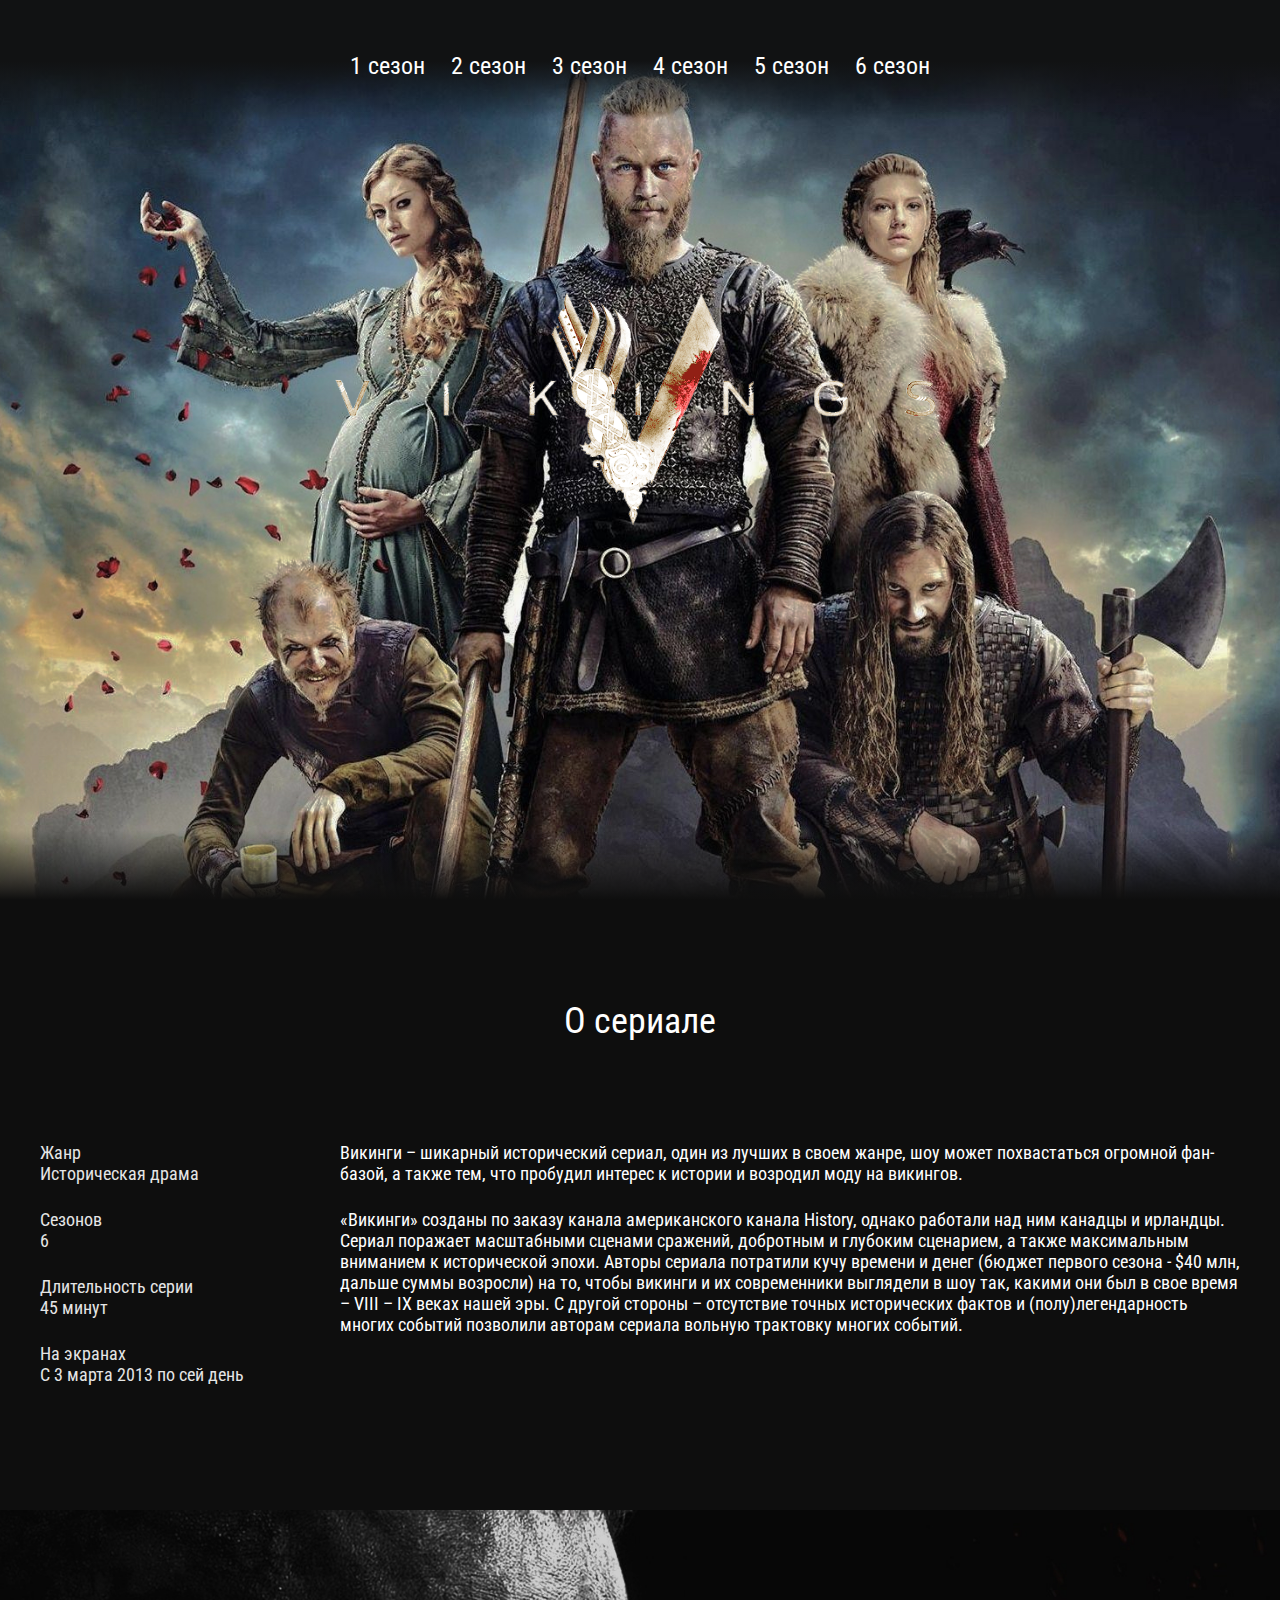
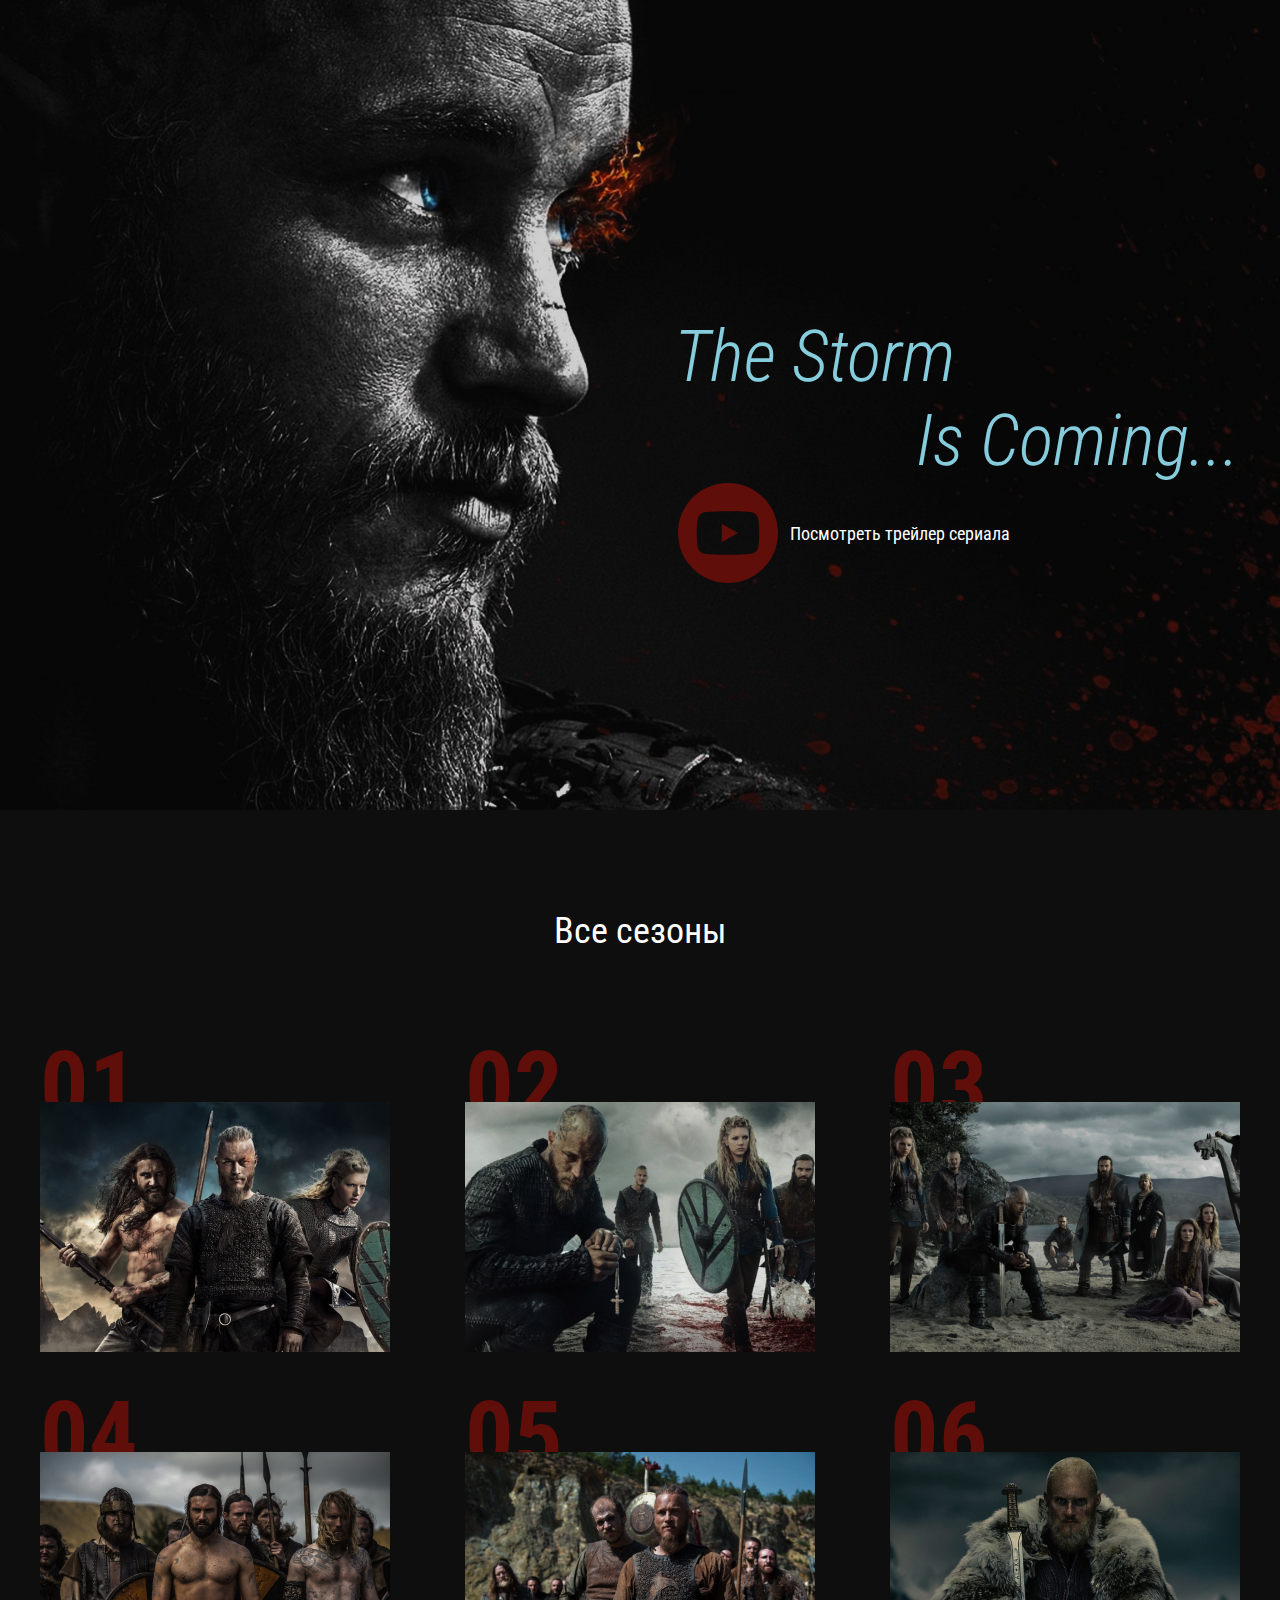
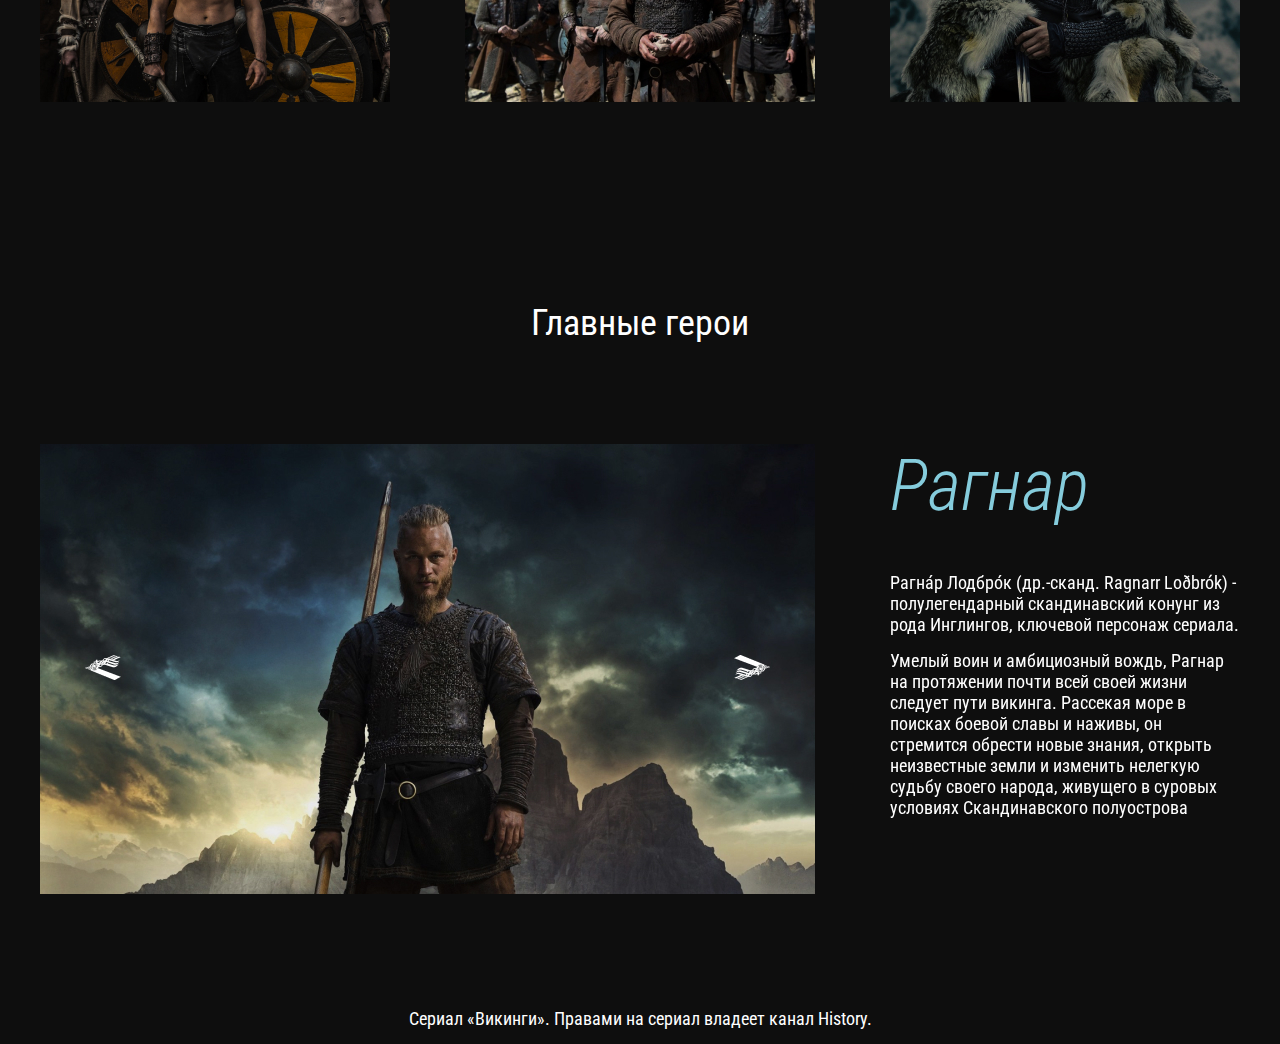
<file: index.html>
<!DOCTYPE html>
<html lang="ru">

<head>
  <meta charset="UTF-8">
  <meta name="viewport" content="width=device-width, initial-scale=1.0">
  <meta http-equiv="X-UA-Compatible" content="ie=edge">
  <title>Vikings</title>
  <link href="https://fonts.googleapis.com/css2?family=Roboto+Condensed:ital,wght@0,400;0,700;1,300&display=swap"
    rel="stylesheet">
  <link rel="stylesheet" href="css/reset.css">
  <link rel="stylesheet" href="css/slick.css">
  <link rel="stylesheet" href="css/jquery.fancybox.css">
  <link rel="stylesheet" href="css/style.css">
  <link rel="stylesheet" href="css/media.css">
</head>

<body>
  <header class="header">
    <nav class="menu">
      <button class="menu__btn"><span></span></button>
      <ul class="menu__list">
        <li class="menu__list-item">
          <a class="menu__list-link" href="season-1.html">1 cезон</a>
        </li>
        <li class="menu__list-item">
          <a class="menu__list-link" href="#">2 cезон</a>
        </li>
        <li class="menu__list-item">
          <a class="menu__list-link" href="#">3 cезон</a>
        </li>
        <li class="menu__list-item">
          <a class="menu__list-link" href="#">4 cезон</a>
        </li>
        <li class="menu__list-item">
          <a class="menu__list-link" href="#">5 cезон</a>
        </li>
        <li class="menu__list-item">
          <a class="menu__list-link" href="#">6 cезон</a>
        </li>
      </ul>
    </nav>
    <div class="logo">
      <img src="images/logo.png" alt="Логотип" class="logo__img">
    </div>
  </header>
  <section class="about section-page">
    <div class="container">
      <h3 class="title">О сериале</h3>
      <div class="about__inner">
        <ul class="about__info">
          <li class="about__info-item">
            Жанр
            <span>Историческая драма</span>
          </li>
          <li class="about__info-item">
            Сезонов
            <span>6</span>
          </li>
          <li class="about__info-item">
            Длительность серии
            <span>45 минут</span>
          </li>
          <li class="about__info-item">
            На экранах
            <span>С 3 марта 2013 по сей день</span>
          </li>
        </ul>
        <div class="about__text">
          <p>
            Викинги – шикарный исторический сериал, один из лучших в своем жанре, шоу может похвастаться огромной
            фан-базой, а также тем, что пробудил интерес к истории и возродил моду на викингов.
          </p>
          <p>
            «Викинги» созданы по заказу канала американского канала History, однако работали над ним канадцы и
            ирландцы. Сериал поражает масштабными сценами сражений, добротным и глубоким сценарием, а также максимальным
            вниманием к исторической эпохи. Авторы сериала потратили кучу времени и денег (бюджет первого сезона - $40
            млн, дальше суммы возросли) на то, чтобы викинги и их современники выглядели в шоу так, какими они был в
            свое время – VIII – IX веках нашей эры. С другой стороны – отсутствие точных исторических фактов и
            (полу)легендарность многих событий позволили авторам сериала вольную трактовку многих событий.
          </p>
        </div>
      </div>
    </div>
  </section>
  <section class="video">
    <div class="container">
      <h3 class="video__text">
        <span>The Storm</span>
        Is Coming...
      </h3>
      <a class="video__btn" href="https://www.youtube.com/watch?v=CbKFaWuuId0" data-fancybox>Посмотреть трейлер
        сериала</a>
    </div>
  </section>
  <section class="seasons section-page">
    <div class="container">
      <h3 class="title">Все сезоны</h3>
      <ol class="seasons__inner">
        <li class="seasons__item" style="background-image: url('./images/seasons/season-image-1.jpg');">
          <a href="season-1.html" class="seasons__link">Смотреть</a>
        </li>

        <li class="seasons__item" style="background-image: url('./images/seasons/season-image-2.jpg');">
          <a href="#" class="seasons__link">Смотреть</a>
        </li>

        <li class="seasons__item" style="background-image: url('./images/seasons/season-image-3.jpg');">
          <a href="#" class="seasons__link">Смотреть</a>
        </li>

        <li class="seasons__item" style="background-image: url('./images/seasons/season-image-4.jpg');">
          <a href="#" class="seasons__link">Смотреть</a>
        </li>

        <li class="seasons__item" style="background-image: url('./images/seasons/season-image-5.jpg');">
          <a href="#" class="seasons__link">Смотреть</a>
        </li>

        <li class="seasons__item" style="background-image: url('./images/seasons/season-image-6.jpg');">
          <a href="#" class="seasons__link">Смотреть</a>
        </li>
      </ol>
    </div>
  </section>
  <section class="heroes section-page">
    <div class="container">
      <h3 class="title">Главные герои</h3>
      <div class="heroes__inner">
        <div class="heroes__slider-img">
          <img src="./images/heroes/hero-1.jpg" alt="Рагнар" class="heroes__images">
          <img src="./images/heroes/hero-1.jpg" alt="Лагерта" class="heroes__images">
          <img src="./images/heroes/hero-1.jpg" alt="Флоки" class="heroes__images">
        </div>
        <div class="heroes__slider-text">
          <div class="heroes__text">
            <h4 class="heroes__name">Рагнар</h4>
            <p>
              Рагна́р Лодбро́к (др.-сканд. Ragnarr Loðbrók) - полулегендарный скандинавский конунг из рода Инглингов,
              ключевой персонаж сериала.
            </p>
            <p>
              Умелый воин и амбициозный вождь, Рагнар на протяжении почти всей своей жизни следует пути викинга.
              Рассекая
              море в поисках боевой славы и наживы, он стремится обрести новые знания, открыть неизвестные земли и
              изменить нелегкую судьбу своего народа, живущего в суровых условиях Скандинавского полуострова
            </p>
          </div>
          <div class="heroes__text">
            <h4 class="heroes__name">Лагерта</h4>
            <p>
              Рагна́р Лодбро́к (др.-сканд. Ragnarr Loðbrók) - полулегендарный скандинавский конунг из рода Инглингов,
              ключевой персонаж сериала.
            </p>
            <p>
              Умелый воин и амбициозный вождь, Рагнар на протяжении почти всей своей жизни следует пути викинга.
              Рассекая
              море в поисках боевой славы и наживы, он стремится обрести новые знания, открыть неизвестные земли и
              изменить нелегкую судьбу своего народа, живущего в суровых условиях Скандинавского полуострова
            </p>
          </div>
          <div class="heroes__text">
            <h4 class="heroes__name">Флоки</h4>
            <p>
              Рагна́р Лодбро́к (др.-сканд. Ragnarr Loðbrók) - полулегендарный скандинавский конунг из рода Инглингов,
              ключевой персонаж сериала.
            </p>
            <p>
              Умелый воин и амбициозный вождь, Рагнар на протяжении почти всей своей жизни следует пути викинга.
              Рассекая
              море в поисках боевой славы и наживы, он стремится обрести новые знания, открыть неизвестные земли и
              изменить нелегкую судьбу своего народа, живущего в суровых условиях Скандинавского полуострова
            </p>
          </div>
        </div>
      </div>
    </div>
  </section>
  <footer class="footer">
    <div class="container">
      <p class="copy">
        Сериал «Викинги». Правами на сериал владеет канал History.
      </p>
    </div>
  </footer>

  <script src="https://ajax.googleapis.com/ajax/libs/jquery/3.4.1/jquery.min.js"></script>
  <script src="js/slick.min.js"></script>
  <script src="js/jquery.fancybox.min.js"></script>
  <script src="js/main.js"></script>
</body>

</html>
</file>
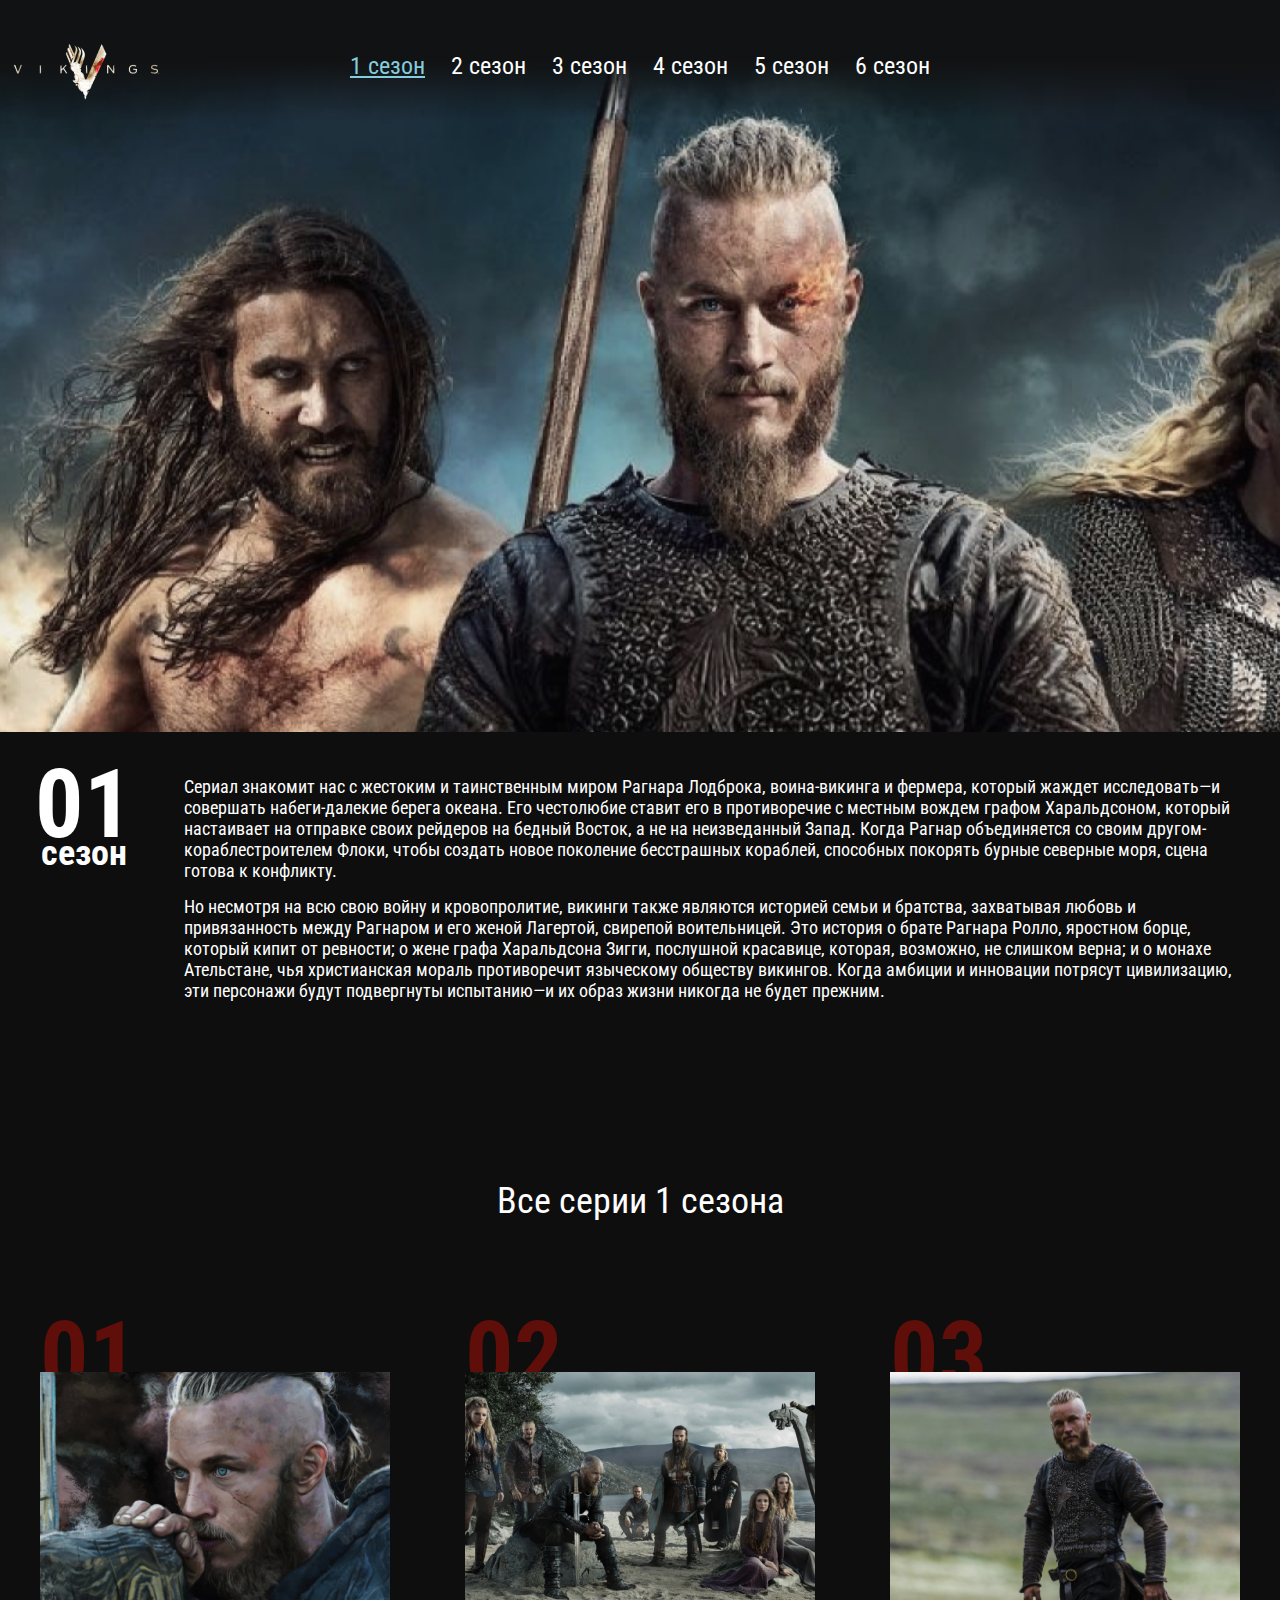
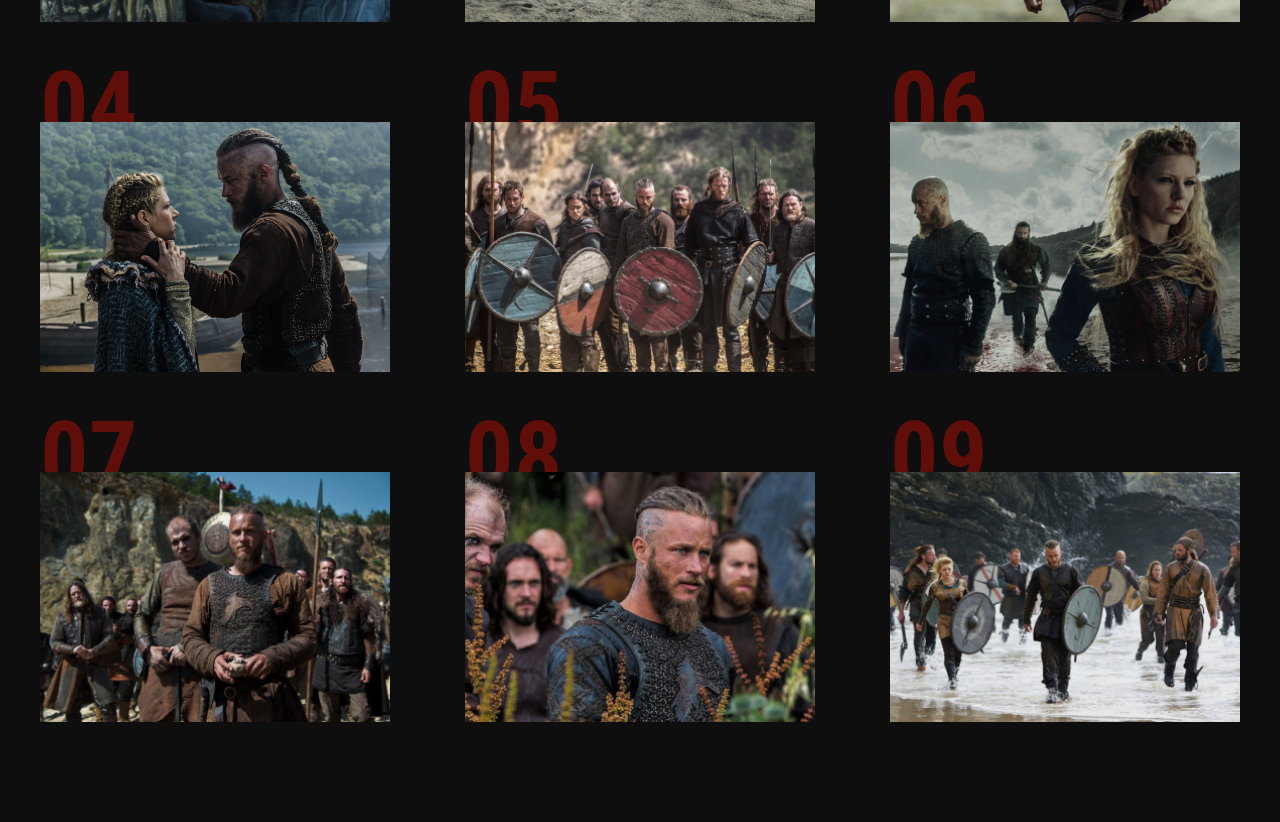
<file: season-1.html>
<!DOCTYPE html>
<html lang="ru">

<head>
    <meta charset="UTF-8">
    <meta name="viewport" content="width=device-width, initial-scale=1.0">
    <title>Vikings Сезон 1</title>
    <link href="https://fonts.googleapis.com/css2?family=Roboto+Condensed:ital,wght@0,400;0,700;1,300&display=swap"
        rel="stylesheet">
    <link rel="stylesheet" href="css/reset.css">
    <link rel="stylesheet" href="css/slick.css">
    <link rel="stylesheet" href="css/jquery.fancybox.css">
    <link rel="stylesheet" href="css/style.css">
    <link rel="stylesheet" href="css/media.css">
</head>

<body>
    <header class="page-header">
        <nav class="menu">
            <button class="menu__btn"><span></span></button>
            <div class="menu__container">
                <a href="index.html" class="page-logo">
                    <img src="./images/logo-min.png" alt="Логотип">
                </a>
                <ul class="menu__list">
                    <li class="menu__list-item">
                        <a class="menu__list-link menu__list-link--active" href="#">1 cезон</a>
                    </li>
                    <li class="menu__list-item">
                        <a class="menu__list-link" href="#">2 cезон</a>
                    </li>
                    <li class="menu__list-item">
                        <a class="menu__list-link" href="#">3 cезон</a>
                    </li>
                    <li class="menu__list-item">
                        <a class="menu__list-link" href="#">4 cезон</a>
                    </li>
                    <li class="menu__list-item">
                        <a class="menu__list-link" href="#">5 cезон</a>
                    </li>
                    <li class="menu__list-item">
                        <a class="menu__list-link" href="#">6 cезон</a>
                    </li>
                </ul>
            </div>
        </nav>

        <div class="season-info">
            <div class="season-info__num">
                01
                <span>сезон</span>
            </div>

            <div class="season-info__text">
                <p>
                    Сериал знакомит нас с жестоким и таинственным миром Рагнара Лодброка, воина-викинга и фермера,
                    который жаждет исследовать—и совершать набеги-далекие берега океана. Его честолюбие ставит его в
                    противоречие с местным вождем графом Харальдсоном, который настаивает на отправке своих рейдеров
                    на бедный Восток, а не на неизведанный Запад. Когда Рагнар объединяется со своим
                    другом-кораблестроителем Флоки, чтобы создать новое поколение бесстрашных кораблей, способных
                    покорять бурные северные моря, сцена готова к конфликту.
                </p>
                <p>
                    Но несмотря на всю свою войну и кровопролитие, викинги также являются историей семьи и братства,
                    захватывая любовь и привязанность между Рагнаром и его женой Лагертой, свирепой воительницей.
                    Это история о брате Рагнара Ролло, яростном борце, который кипит от ревности; о жене графа
                    Харальдсона Зигги, послушной красавице, которая, возможно, не слишком верна; и о монахе
                    Ательстане, чья христианская мораль противоречит языческому обществу викингов. Когда амбиции и
                    инновации потрясут цивилизацию, эти персонажи будут подвергнуты испытанию—и их образ жизни
                    никогда не будет прежним.
                </p>
            </div>
        </div>
    </header>

    <section class="seasons section-page">
        <div class="container">
            <h3 class="title">Все серии 1 сезона</h3>
            <ol class="seasons__inner">
                <li class="seasons__item" style="background-image: url('./images/season-1/s-1.jpg');">
                    <a href="https://www.youtube.com/watch?v=YAgvhHVqkXw" data-fancybox="gallery"
                        class="seasons__link">Смотреть</a>
                </li>

                <li class="seasons__item" style="background-image: url('./images/season-1/s-2.jpg');">
                    <a href="https://www.youtube.com/watch?v=CbKFaWuuId0" data-fancybox="gallery"
                        class="seasons__link">Смотреть</a>
                </li>

                <li class="seasons__item" style="background-image: url('./images/season-1/s-3.jpg');">
                    <a href="https://www.youtube.com/watch?v=CbKFaWuuId0" data-fancybox="gallery"
                        class="seasons__link">Смотреть</a>
                </li>

                <li class="seasons__item" style="background-image: url('./images/season-1/s-4.jpg');">
                    <a href="https://www.youtube.com/watch?v=CbKFaWuuId0" data-fancybox="gallery"
                        class="seasons__link">Смотреть</a>
                </li>

                <li class="seasons__item" style="background-image: url('./images/season-1/s-5.jpg');">
                    <a href="https://www.youtube.com/watch?v=CbKFaWuuId0" data-fancybox="gallery"
                        class="seasons__link">Смотреть</a>
                </li>

                <li class="seasons__item" style="background-image: url('./images/season-1/s-6.jpg');">
                    <a href="https://www.youtube.com/watch?v=CbKFaWuuId0" data-fancybox="gallery"
                        class="seasons__link">Смотреть</a>
                </li>

                <li class="seasons__item" style="background-image: url('./images/season-1/s-7.jpg');">
                    <a href="https://www.youtube.com/watch?v=CbKFaWuuId0" data-fancybox="gallery"
                        class="seasons__link">Смотреть</a>
                </li>

                <li class="seasons__item" style="background-image: url('./images/season-1/s-8.jpg');">
                    <a href="https://www.youtube.com/watch?v=CbKFaWuuId0" data-fancybox="gallery"
                        class="seasons__link">Смотреть</a>
                </li>

                <li class="seasons__item" style="background-image: url('./images/season-1/s-9.jpg');">
                    <a href="https://www.youtube.com/watch?v=CbKFaWuuId0" data-fancybox="gallery"
                        class="seasons__link">Смотреть</a>
                </li>
            </ol>
        </div>
    </section>






    <script src="https://ajax.googleapis.com/ajax/libs/jquery/3.4.1/jquery.min.js"></script>
    <script src="js/slick.min.js"></script>
    <script src="js/jquery.fancybox.min.js"></script>
    <script src="js/main.js"></script>
</body>

</html>
</file>
<file: css/style.css>
* {
    box-sizing: border-box;
}

body {
    background-color: #0e0e0e;
    color: #fff;
    font-family: 'Roboto Condensed', sans-serif;
    font-style: normal;
    font-weight: 400;
    font-size: 18px;
    line-height: 21px;
}

a {
    text-decoration: none;
    color: inherit;
    transition: .3s;
}

ul {
    list-style: none;
}

.container {
    max-width: 1220px;
    margin: 0 auto;
    padding: 0 10px;
}

.section-page {
    padding: 100px 0;
}

.title {
    text-align: center;
    margin-bottom: 100px;
    font-size: 36px;
    line-height: 42px;
    font-weight: 400;
}
/*------------------------------HEADER---------------------------------- */
.menu__btn {
    display: none;
}

.header {
    height: 100vh;
    background-image: url('../images/header-bg.jpg');
    background-size: cover;
    background-position: center 50px;
    background-repeat: no-repeat;
    text-align: center;
    position: relative;
}

.header::after {
    content: '';
    position: absolute;
    height: 70px;
    display: block;
    left: 0;
    bottom: 0;
    width: 100%;
    background: linear-gradient(180deg, #0E0E0E 0%, rgba(17, 17, 17, 0.850295) 16.53%, rgba(32, 31, 33, 0) 100%);
    transform: rotate(180deg);
}

.menu {
    padding: 50px 0 58px;
    background: linear-gradient(180deg, #111213 0%, #111213 43.62%, rgba(32, 31, 33, 0) 86.33%);
}

.menu__list {
    display: flex;
    justify-content: center;
}

.menu__list-item {
    padding: 0 13px;
}

.menu__list-link {
    font-size: 36px;
    line-height: 42px;
}

.menu__list-link:hover {
    text-decoration: underline;
    color: #85CCDC;
}

.logo {
    padding-top: 17vh;
}

/*//////////////////////////////HEADER---------------------------------- */
/* ----------------------------ABOUT------------------------------------ */
.about__inner {
    display: flex;
    /* justify-content: space-between;
    align-items: center; */
}

.about__info {
    width: 375px;
    margin-right: 50px;
    flex: none;
}

.about__info-item {
    margin-bottom: 25px;
    color: #E5E5E5;
}

.about__info-item span {
    display: block;
}

.about__text p{
    margin-bottom: 25px;
}
/* ////////////////////////////ABOUT------------------------------------ */
/* ----------------------------VIDEO------------------------------------ */
.video {
    height: 100vh;
    background-image: url('../images/video-bg.jpg');
    background-size: cover;
    background-position: center center;
    background-repeat: no-repeat;
    text-align: right;
}

.video__text {
    padding-top: 45vh;
    font-style: italic;
    font-weight: 300;
    font-size: 72px;
    line-height: 84px;
    color: #85CCDC;
    margin-bottom: 40px;
}

.video__text span {
    display: block;
    padding-right: 285px;
}

.video__btn {
    padding-left: 112px;
    position: relative;
    margin-right: 230px;
}

.video__btn::before {
    content: '';
    position: absolute;
    width: 100px;
    height: 100px;
    left: 0;
    top: -40px;
    background-image: url('../images/youtube-btn.svg');
    background-size: cover;
    background-position: center center;
    background-repeat: no-repeat;
}
/* //////////////////////////////VIDEO------------------------------------ */
/* ------------------------------SEASONS----------------------------- */
.seasons__inner {
    display: grid;
    grid-template-columns: repeat(auto-fill, minmax(284px, 1fr));
    grid-gap: 100px 75px;
    counter-reset: counter;
    padding-top: 50px;
}

.seasons__item {
    height: 250px;
    background-size: cover;
    background-position: center center;
    background-repeat: no-repeat;
    list-style: none;
    position: relative;
    display: flex;
    justify-content: center;
    align-items: center;
}

.seasons__item:before {
    content: '0' counter(counter);
    counter-increment: counter;
    position: absolute;
    font-weight: bold;
    font-size: 96px;
    line-height: 112px;
    color: #600E09;
    left: 0;
    top: -72px;
    z-index: -1;
}
.seasons__item:nth-child(n+10)::before {
    content: counter(counter);
}
.seasons__item:hover .seasons__link {
    opacity: 1;
}

.seasons__item:hover::after {
    content: '';
    position: absolute;
    top: 0;
    right: 0;
    bottom: 0;
    left: 0;
    background: rgba(14, 14, 14, 0.8);
}

.seasons__link {
    font-size: 36px;
    line-height: 42px;
    padding: 12px 78px 11px;
    background-color: #0e0e0e;
    opacity: 0;
    transition: all .3s;
    z-index: 2;
}


/* //////////////////////////////SEASONS----------------------------- */
/* ------------------------------HEROES----------------------------- */
.heroes__inner {
    display: flex;
    justify-content: space-between;
}

.heroes__slider-img {
    max-width: 775px;
}

.heroes__slider-text {
    max-width: 350px;
}

.slick-btn {
    position: absolute;
    top: 50%;
    transform: translateY(-50%);
    border: none;
    background-color: transparent;
    z-index: 5;
    cursor: pointer;
}

.slick-prev {
    left: 38px;
}

.slick-next {
    right: 38px;
}

.heroes__name {
    font-style: italic;
    font-weight: 300;
    font-size: 72px;
    line-height: 84px;
    color: #85CCDC;
    margin-bottom: 44px;
}

.heroes__text p{
    margin-bottom: 15px;
}
/* ///////////////////////////////HEROES----------------------------- */
.copy {
    padding: 14px 0 15px;
    text-align: center;
}

/* ---------------------------HEADER 1 SEASON -----------------------*/
.page-header {
    background-image: url('../images/header-season-1-bg.jpg');
    background-size: cover;
    background-position: center center;
    background-repeat: no-repeat;
    height: 90vh;
    position: relative;
}





.menu__list-link--active {
    text-decoration: underline;
    color: #85CCDC;
}

.season-info {
    position: absolute;
    max-width: 1385px;
    display: flex;
    padding: 44px 47px 64px 35px;
    background-color: #0e0e0e;
    bottom: 0;
    left: 0;
    right: 0;
    margin: 0 auto;
}

.season-info__num {
    font-weight: bold;
    font-size: 96px;
    line-height: 56px;
    text-align: center;
    margin-right: 51px;
}

.season-info__num span {
    display: block;
    font-size: 36px;
    line-height: 42px;
}

.season-info__text p {
    margin-bottom: 15px;
}

.menu__container {
    max-width: 1385px;
    margin: 0 auto;
    position: relative;
}

.page-logo {
    position: absolute;
    left: 0;
}

/* /////////////////////////HEADER 1 SEASON -----------------------*/
</file>
<file: css/media.css>
@media (max-width: 1420px) {
    .page-logo {
        left: 10px;
        top: -6px;
    }
}
@media (max-width: 1366px) {
    .logo__img {
        width: 50%;
    }

    .menu__list-link {
        font-size: 24px;
        line-height: 32px;
    }

    .about__info {
        width: 250px;
    }
    .page-header {
        height: 120vh;
    }
}

@media (max-width: 1200px) {
    .heroes__inner {
        display: block;
    }
    .heroes__slider-text {
        max-width: 100%;
        padding-top: 50px;
    }
    .heroes__slider-img {
        max-width: 100%;
    }
}

@media (max-width: 1088px) {
    .seasons__item {
        height: 340px;
    }
}

@media (max-width: 992px) {
    .page-logo {
        display: none;
    }
}

@media (max-width: 768px) {
    body {
        font-size: 16px;
        line-height: 19px;
    }
    .title {
        margin-bottom: 50px;
        font-size: 28px;
        line-height: 36px;
    }
    .section-page {
        padding: 50px 0;
    }
   .about__inner {
       display: block;
   }

   .video__text {
       font-size: 48px;
       line-height: 56px;
   }
   .video__text span{
       padding-right: 200px;
    }
    .video__btn {
        margin-right: 0;
        padding-left: 62px;
    }

    .video__btn::before {
        width: 50px;
        height: 50px;
        background-size: cover;
        top: -16px;
    }
    .seasons__inner {
        grid-gap: 80px 35px;
    }
    .heroes__name {
        font-size: 46px;
        line-height: 56px;
        margin-bottom: 25px;
    }
    .season-info {
        display: block;
        padding: 30px 10px 0 10px;
    }

    .season-info__num {
        text-align: left;
        font-size: 50px;
        line-height: 26px;
        margin-bottom: 15px;
    }
    .season-info__num span{
        font-size: 25px;
        line-height: 32px;
    }
}

@media (max-width: 640px) {
    .page-header {
        height: 160vh;
    }
    .header {
        background-position: center 10px;
    }
  .menu {
        padding: 0;
        text-align: center;
        background: linear-gradient(180deg, #111213 0%, #111213 10%, rgba(32, 31, 33, 0) 86.33%);
    }
    .menu__list {
        display: block;
        transform: translateY(-130%);
        transition: all .3s;
    }

    .menu__list.menu__list--active {
        display: block;
        transform: translateY(0);
        transition: all .3s;
        background: linear-gradient(180deg, #111213 0%, #111213 10%, rgba(32, 31, 33, 0) 86.33%);
        padding: 100px 0 50px;
    }

    .menu__list {
        display: block;
        padding: 10px 0;
    }
    .logo__img {
        padding-top: 21vh;
    }

    .menu__btn {
        display: flex;
        align-items: center;
        width: 40px;
        height: 40px;
        cursor: pointer;
        position: absolute;
        top: 10px;
        right: 10px;
        z-index: 10;
        padding: 0;
        border: none;
        background-color: transparent;
    }

    .menu__btn span {
        display: block;
        background-color: #fff;
        height: 4px;
        width: 100%;
    }

    .menu__btn span::before, .menu__btn span::after {
        content: "";
        width: 100%;
        height: 4px;
        background-color: #fff;
        position: absolute;
    }

    .menu__btn span::before {
        top: 0;
        left: 0;
    }

    .menu__btn span::after {
        bottom: 0;
        left: 0;
    }

    .page-logo {
        display: block;
        z-index: 10;
        left: 10px;
        top: 10px;
    }
}

@media (max-width: 414px) {
    .seasons__item {
        height: 203px;
    }
}

@media (max-width: 374px) {
    .page-header {
        height: 200vh;
    }
}
</file>
